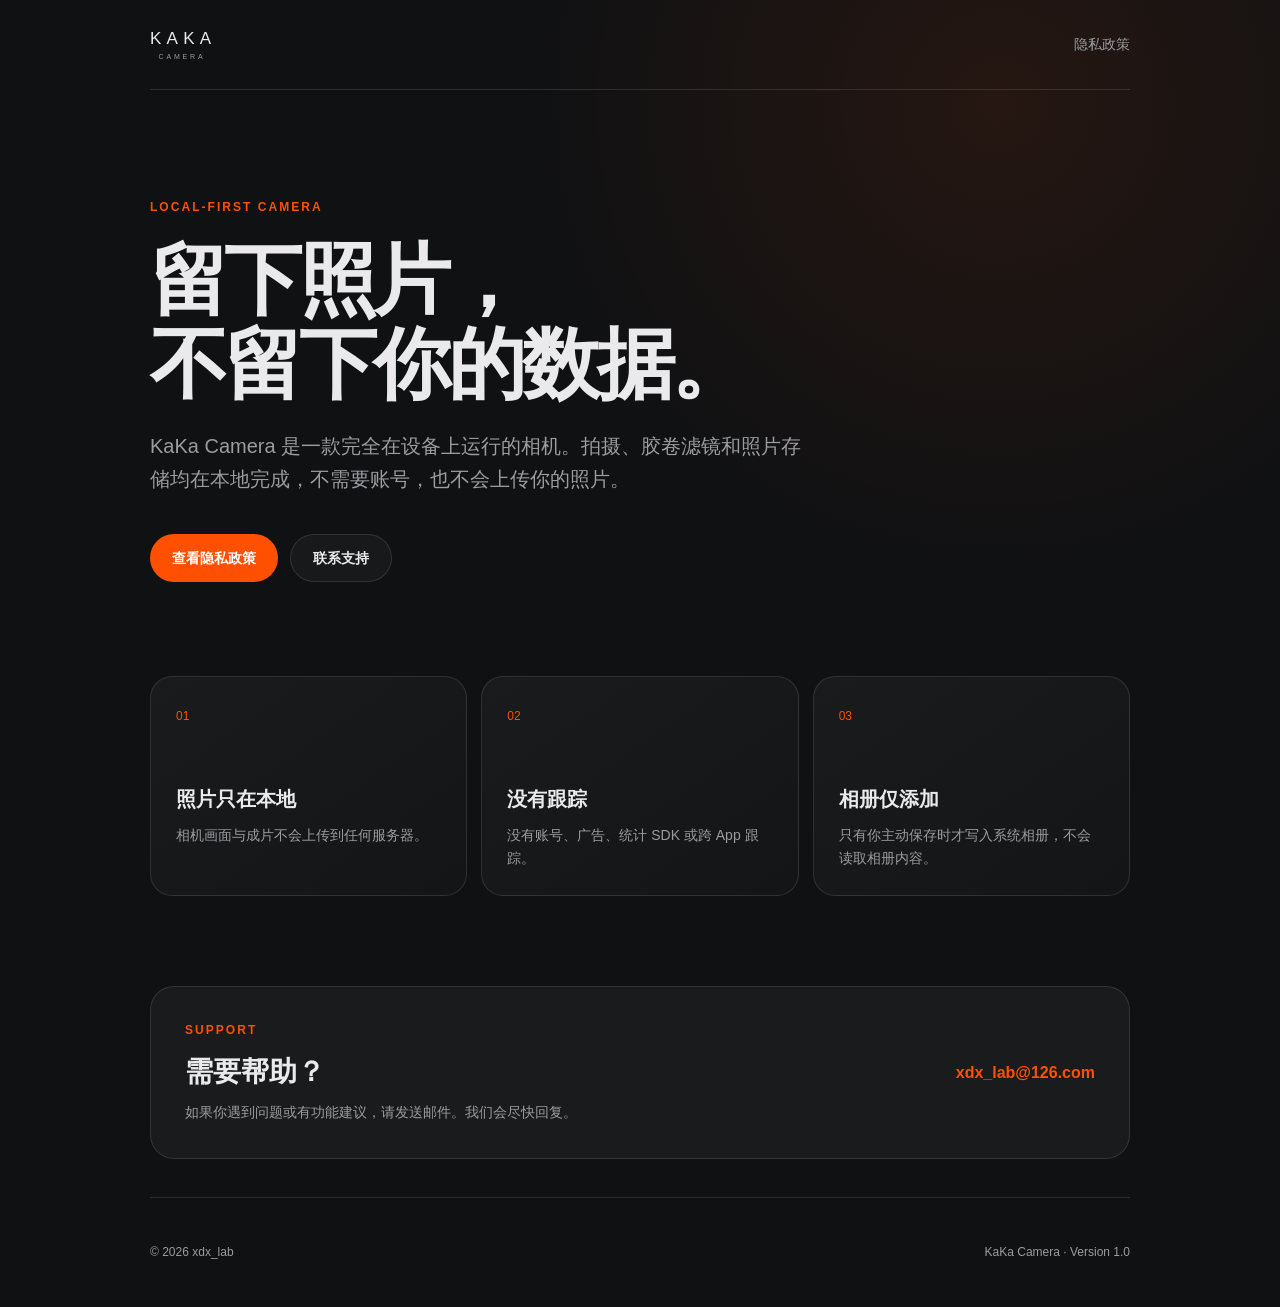
<file: index.html>
<!doctype html>
<html lang="zh-CN">
<head>
  <meta charset="utf-8">
  <meta name="viewport" content="width=device-width, initial-scale=1">
  <meta name="description" content="KaKa Camera 官方支持与隐私政策页面。">
  <meta name="theme-color" content="#1a1b1d">
  <title>KaKa Camera · 支持</title>
  <link rel="stylesheet" href="styles.css">
</head>
<body>
  <main class="shell">
    <nav class="topbar" aria-label="主导航">
      <a class="wordmark" href="./" aria-label="KaKa Camera 首页">
        <span>KAKA</span>
        <small>CAMERA</small>
      </a>
      <a class="nav-link" href="privacy-policy/">隐私政策</a>
    </nav>

    <section class="hero">
      <div class="eyebrow">LOCAL-FIRST CAMERA</div>
      <h1>留下照片，<br>不留下你的数据。</h1>
      <p class="lead">KaKa Camera 是一款完全在设备上运行的相机。拍摄、胶卷滤镜和照片存储均在本地完成，不需要账号，也不会上传你的照片。</p>
      <div class="actions">
        <a class="button primary" href="privacy-policy/">查看隐私政策</a>
        <a class="button secondary" href="mailto:xdx_lab@126.com?subject=KaKa%20Camera%20%E5%8F%8D%E9%A6%88">联系支持</a>
      </div>
    </section>

    <section class="feature-grid" aria-label="隐私摘要">
      <article class="card">
        <span class="number">01</span>
        <h2>照片只在本地</h2>
        <p>相机画面与成片不会上传到任何服务器。</p>
      </article>
      <article class="card">
        <span class="number">02</span>
        <h2>没有跟踪</h2>
        <p>没有账号、广告、统计 SDK 或跨 App 跟踪。</p>
      </article>
      <article class="card">
        <span class="number">03</span>
        <h2>相册仅添加</h2>
        <p>只有你主动保存时才写入系统相册，不会读取相册内容。</p>
      </article>
    </section>

    <section class="support-panel" id="support">
      <div>
        <div class="eyebrow">SUPPORT</div>
        <h2>需要帮助？</h2>
        <p>如果你遇到问题或有功能建议，请发送邮件。我们会尽快回复。</p>
      </div>
      <a class="email-link" href="mailto:xdx_lab@126.com?subject=KaKa%20Camera%20%E5%8F%8D%E9%A6%88">xdx_lab@126.com</a>
    </section>

    <footer>
      <span>© 2026 xdx_lab</span>
      <span>KaKa Camera · Version 1.0</span>
    </footer>
  </main>
</body>
</html>
</file>
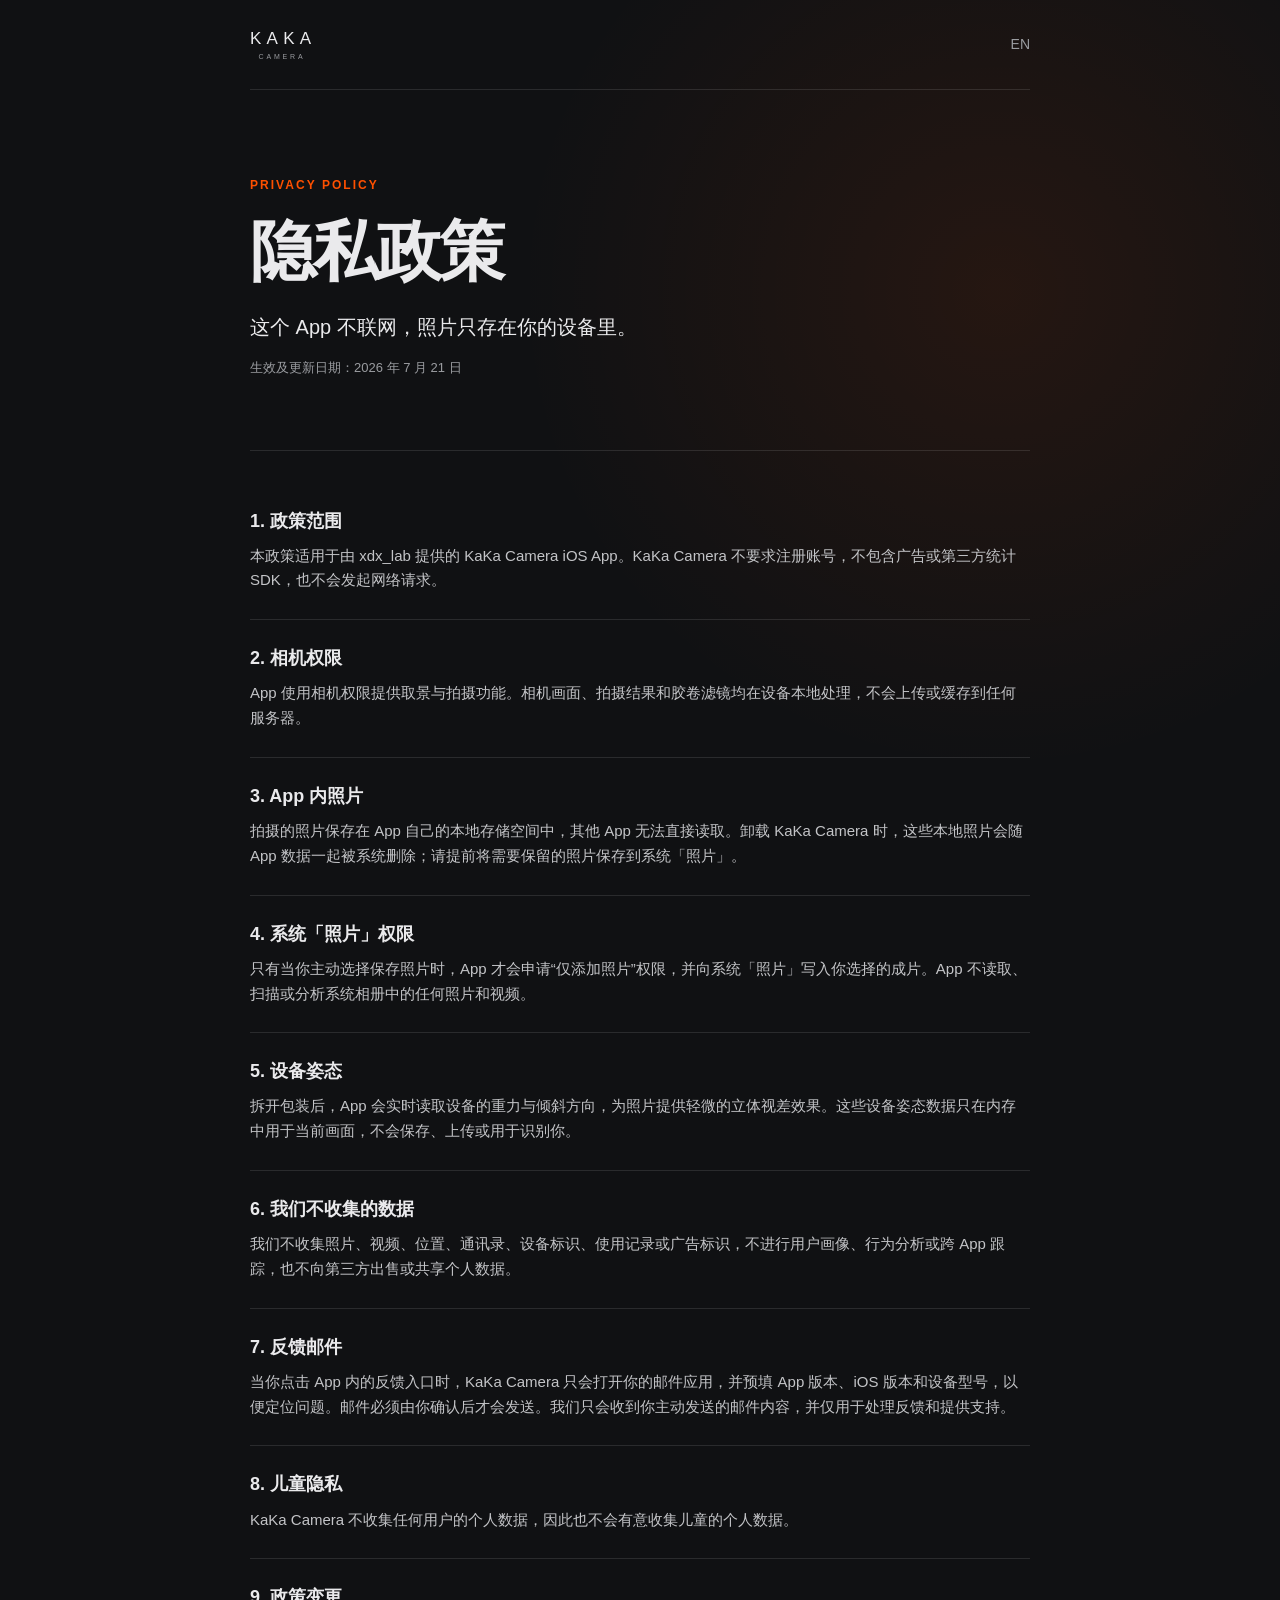
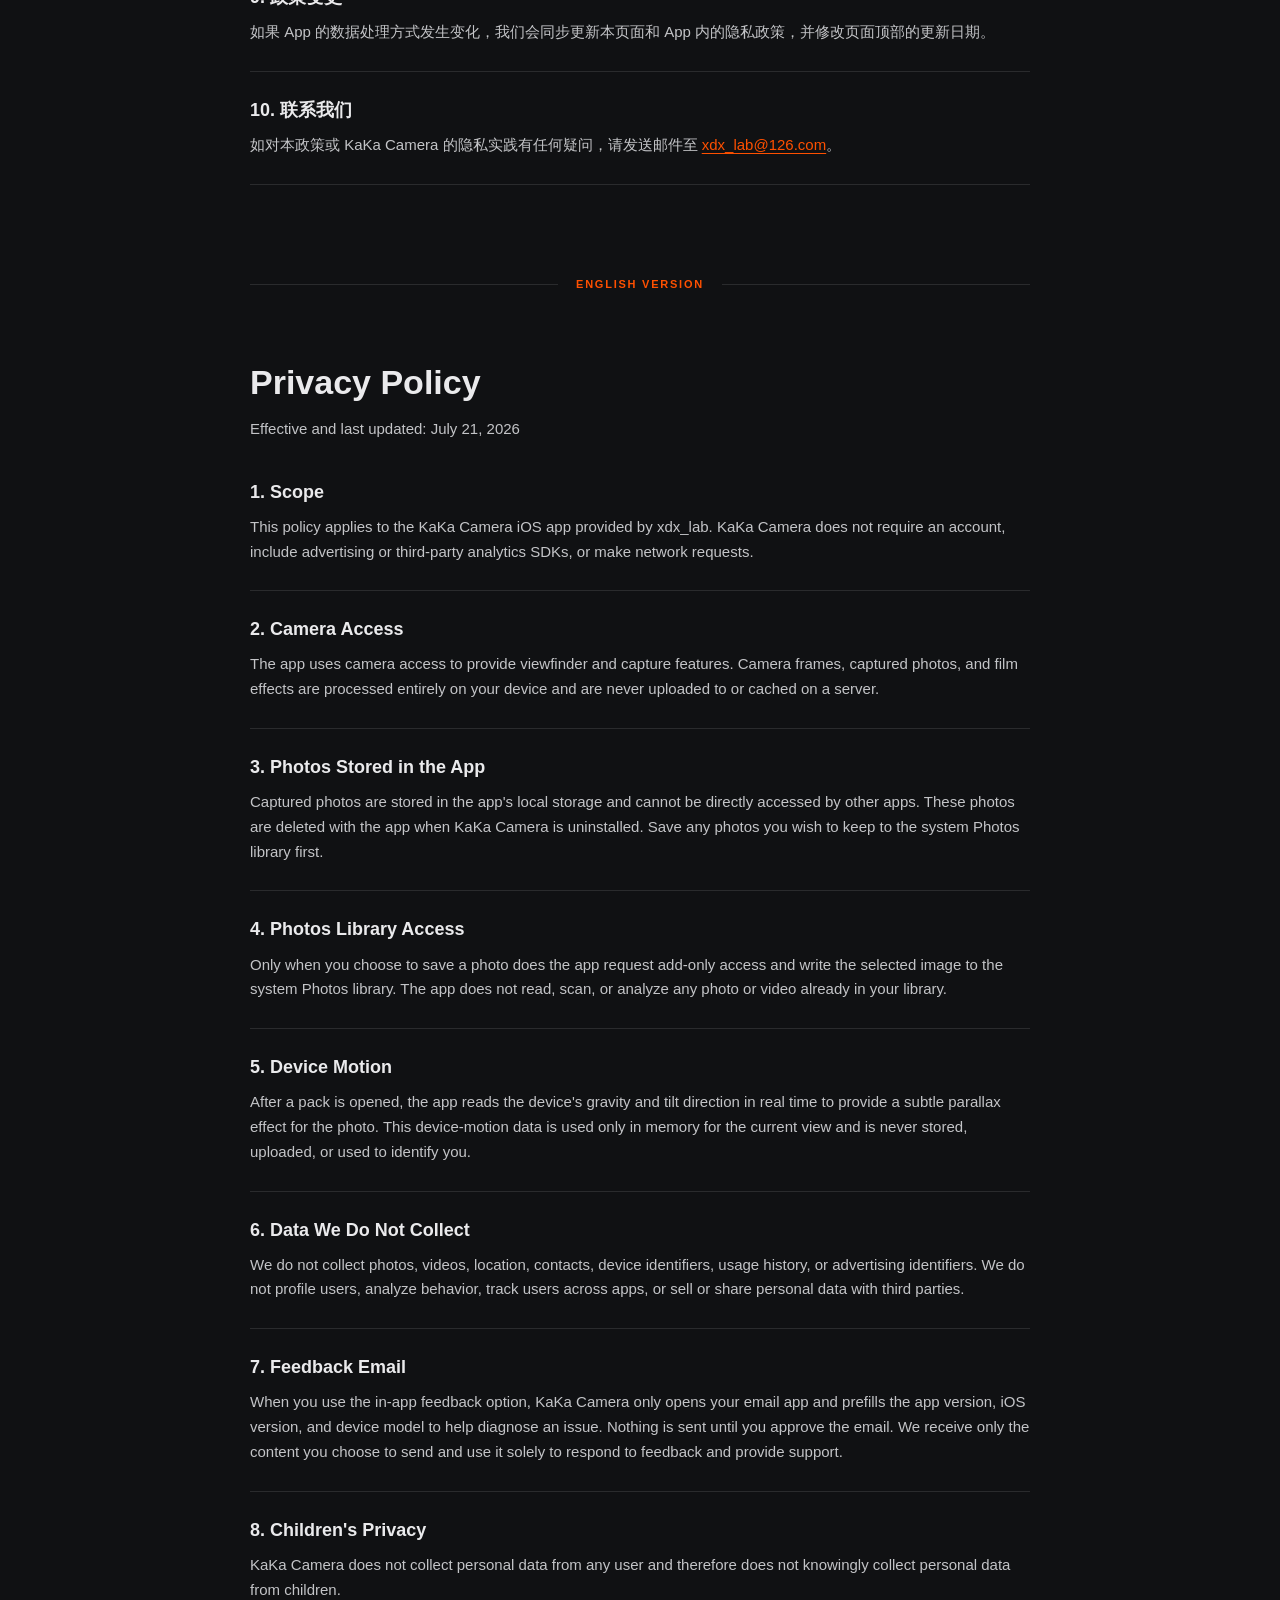
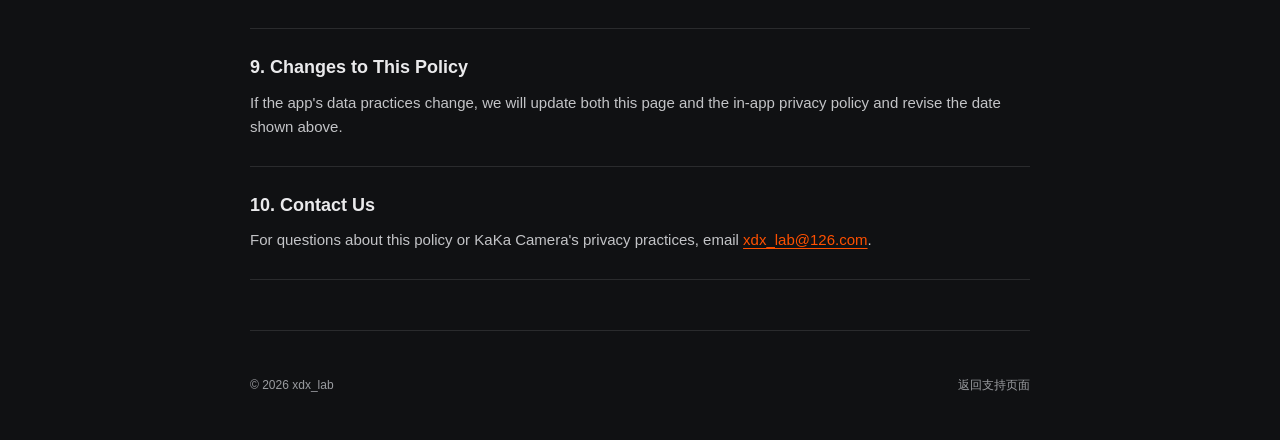
<file: privacy-policy/index.html>
<!doctype html>
<html lang="zh-CN">
<head>
  <meta charset="utf-8">
  <meta name="viewport" content="width=device-width, initial-scale=1">
  <meta name="description" content="KaKa Camera 隐私政策：不联网、不跟踪，照片仅保存在设备本地。">
  <meta name="theme-color" content="#1a1b1d">
  <title>KaKa Camera · 隐私政策</title>
  <link rel="stylesheet" href="../styles.css">
</head>
<body>
  <main class="shell policy-shell">
    <nav class="topbar" aria-label="主导航">
      <a class="wordmark" href="../" aria-label="返回 KaKa Camera 首页">
        <span>KAKA</span>
        <small>CAMERA</small>
      </a>
      <a class="nav-link" href="#english">EN</a>
    </nav>

    <header class="policy-header">
      <div class="eyebrow">PRIVACY POLICY</div>
      <h1>隐私政策</h1>
      <p class="policy-summary">这个 App 不联网，照片只存在你的设备里。</p>
      <p class="updated">生效及更新日期：2026 年 7 月 21 日</p>
    </header>

    <article class="policy-content" aria-labelledby="policy-zh-title">
      <h2 id="policy-zh-title" class="visually-hidden">KaKa Camera 中文隐私政策</h2>

      <section>
        <h2>1. 政策范围</h2>
        <p>本政策适用于由 xdx_lab 提供的 KaKa Camera iOS App。KaKa Camera 不要求注册账号，不包含广告或第三方统计 SDK，也不会发起网络请求。</p>
      </section>

      <section>
        <h2>2. 相机权限</h2>
        <p>App 使用相机权限提供取景与拍摄功能。相机画面、拍摄结果和胶卷滤镜均在设备本地处理，不会上传或缓存到任何服务器。</p>
      </section>

      <section>
        <h2>3. App 内照片</h2>
        <p>拍摄的照片保存在 App 自己的本地存储空间中，其他 App 无法直接读取。卸载 KaKa Camera 时，这些本地照片会随 App 数据一起被系统删除；请提前将需要保留的照片保存到系统「照片」。</p>
      </section>

      <section>
        <h2>4. 系统「照片」权限</h2>
        <p>只有当你主动选择保存照片时，App 才会申请“仅添加照片”权限，并向系统「照片」写入你选择的成片。App 不读取、扫描或分析系统相册中的任何照片和视频。</p>
      </section>

      <section>
        <h2>5. 设备姿态</h2>
        <p>拆开包装后，App 会实时读取设备的重力与倾斜方向，为照片提供轻微的立体视差效果。这些设备姿态数据只在内存中用于当前画面，不会保存、上传或用于识别你。</p>
      </section>

      <section>
        <h2>6. 我们不收集的数据</h2>
        <p>我们不收集照片、视频、位置、通讯录、设备标识、使用记录或广告标识，不进行用户画像、行为分析或跨 App 跟踪，也不向第三方出售或共享个人数据。</p>
      </section>

      <section>
        <h2>7. 反馈邮件</h2>
        <p>当你点击 App 内的反馈入口时，KaKa Camera 只会打开你的邮件应用，并预填 App 版本、iOS 版本和设备型号，以便定位问题。邮件必须由你确认后才会发送。我们只会收到你主动发送的邮件内容，并仅用于处理反馈和提供支持。</p>
      </section>

      <section>
        <h2>8. 儿童隐私</h2>
        <p>KaKa Camera 不收集任何用户的个人数据，因此也不会有意收集儿童的个人数据。</p>
      </section>

      <section>
        <h2>9. 政策变更</h2>
        <p>如果 App 的数据处理方式发生变化，我们会同步更新本页面和 App 内的隐私政策，并修改页面顶部的更新日期。</p>
      </section>

      <section>
        <h2>10. 联系我们</h2>
        <p>如对本政策或 KaKa Camera 的隐私实践有任何疑问，请发送邮件至 <a href="mailto:xdx_lab@126.com?subject=KaKa%20Camera%20%E9%9A%90%E7%A7%81%E9%97%AE%E9%A2%98">xdx_lab@126.com</a>。</p>
      </section>
    </article>

    <div class="language-divider" role="separator"><span>ENGLISH VERSION</span></div>

    <article class="policy-content" id="english" lang="en" aria-labelledby="policy-en-title">
      <header class="english-header">
        <h2 id="policy-en-title">Privacy Policy</h2>
        <p class="updated">Effective and last updated: July 21, 2026</p>
      </header>

      <section>
        <h2>1. Scope</h2>
        <p>This policy applies to the KaKa Camera iOS app provided by xdx_lab. KaKa Camera does not require an account, include advertising or third-party analytics SDKs, or make network requests.</p>
      </section>

      <section>
        <h2>2. Camera Access</h2>
        <p>The app uses camera access to provide viewfinder and capture features. Camera frames, captured photos, and film effects are processed entirely on your device and are never uploaded to or cached on a server.</p>
      </section>

      <section>
        <h2>3. Photos Stored in the App</h2>
        <p>Captured photos are stored in the app's local storage and cannot be directly accessed by other apps. These photos are deleted with the app when KaKa Camera is uninstalled. Save any photos you wish to keep to the system Photos library first.</p>
      </section>

      <section>
        <h2>4. Photos Library Access</h2>
        <p>Only when you choose to save a photo does the app request add-only access and write the selected image to the system Photos library. The app does not read, scan, or analyze any photo or video already in your library.</p>
      </section>

      <section>
        <h2>5. Device Motion</h2>
        <p>After a pack is opened, the app reads the device's gravity and tilt direction in real time to provide a subtle parallax effect for the photo. This device-motion data is used only in memory for the current view and is never stored, uploaded, or used to identify you.</p>
      </section>

      <section>
        <h2>6. Data We Do Not Collect</h2>
        <p>We do not collect photos, videos, location, contacts, device identifiers, usage history, or advertising identifiers. We do not profile users, analyze behavior, track users across apps, or sell or share personal data with third parties.</p>
      </section>

      <section>
        <h2>7. Feedback Email</h2>
        <p>When you use the in-app feedback option, KaKa Camera only opens your email app and prefills the app version, iOS version, and device model to help diagnose an issue. Nothing is sent until you approve the email. We receive only the content you choose to send and use it solely to respond to feedback and provide support.</p>
      </section>

      <section>
        <h2>8. Children's Privacy</h2>
        <p>KaKa Camera does not collect personal data from any user and therefore does not knowingly collect personal data from children.</p>
      </section>

      <section>
        <h2>9. Changes to This Policy</h2>
        <p>If the app's data practices change, we will update both this page and the in-app privacy policy and revise the date shown above.</p>
      </section>

      <section>
        <h2>10. Contact Us</h2>
        <p>For questions about this policy or KaKa Camera's privacy practices, email <a href="mailto:xdx_lab@126.com?subject=KaKa%20Camera%20Privacy">xdx_lab@126.com</a>.</p>
      </section>
    </article>

    <footer>
      <span>© 2026 xdx_lab</span>
      <a href="../">返回支持页面</a>
    </footer>
  </main>
</body>
</html>
</file>
<file: styles.css>
:root {
  color-scheme: dark;
  --background: #101113;
  --surface: #1a1b1d;
  --surface-raised: #202225;
  --text: #eaeaec;
  --muted: #9a9ca0;
  --line: rgba(255, 255, 255, 0.11);
  --accent: #fe5000;
  --accent-soft: rgba(254, 80, 0, 0.12);
  --max-width: 980px;
  font-family: -apple-system, BlinkMacSystemFont, "SF Pro Display", "PingFang SC", "Helvetica Neue", Arial, sans-serif;
}

* {
  box-sizing: border-box;
}

html {
  scroll-behavior: smooth;
}

body {
  margin: 0;
  background:
    radial-gradient(circle at 78% 8%, rgba(254, 80, 0, 0.09), transparent 30rem),
    var(--background);
  color: var(--text);
  line-height: 1.65;
  -webkit-font-smoothing: antialiased;
}

a {
  color: inherit;
}

.shell {
  width: min(calc(100% - 40px), var(--max-width));
  margin: 0 auto;
}

.topbar {
  min-height: 90px;
  display: flex;
  align-items: center;
  justify-content: space-between;
  border-bottom: 1px solid var(--line);
}

.wordmark {
  display: inline-flex;
  flex-direction: column;
  align-items: center;
  text-decoration: none;
  line-height: 1;
}

.wordmark span {
  font-size: 17px;
  font-weight: 500;
  letter-spacing: 0.31em;
  margin-right: -0.31em;
}

.wordmark small {
  margin-top: 6px;
  font-size: 7px;
  letter-spacing: 0.4em;
  margin-right: -0.4em;
  color: var(--muted);
}

.nav-link {
  color: var(--muted);
  text-decoration: none;
  font-size: 14px;
  transition: color 160ms ease;
}

.nav-link:hover,
.nav-link:focus-visible {
  color: var(--text);
}

.hero {
  padding: 108px 0 94px;
  max-width: 780px;
}

.eyebrow {
  color: var(--accent);
  font-size: 12px;
  font-weight: 700;
  letter-spacing: 0.17em;
}

.hero h1,
.policy-header h1 {
  margin: 20px 0 24px;
  font-size: clamp(46px, 8vw, 78px);
  line-height: 1.08;
  letter-spacing: -0.045em;
  font-weight: 610;
}

.lead {
  max-width: 660px;
  margin: 0;
  color: var(--muted);
  font-size: clamp(17px, 2.4vw, 20px);
}

.actions {
  display: flex;
  flex-wrap: wrap;
  gap: 12px;
  margin-top: 38px;
}

.button {
  min-height: 48px;
  display: inline-flex;
  align-items: center;
  justify-content: center;
  padding: 0 22px;
  border-radius: 999px;
  text-decoration: none;
  font-size: 14px;
  font-weight: 600;
  transition: transform 160ms ease, background-color 160ms ease;
}

.button:hover {
  transform: translateY(-1px);
}

.button.primary {
  background: var(--accent);
  color: white;
}

.button.secondary {
  border: 1px solid var(--line);
  background: rgba(255, 255, 255, 0.035);
}

.feature-grid {
  display: grid;
  grid-template-columns: repeat(3, 1fr);
  gap: 14px;
}

.card {
  min-height: 220px;
  padding: 25px;
  border: 1px solid var(--line);
  border-radius: 22px;
  background: linear-gradient(145deg, rgba(255, 255, 255, 0.045), rgba(255, 255, 255, 0.018));
}

.number {
  color: var(--accent);
  font-size: 12px;
  font-variant-numeric: tabular-nums;
}

.card h2 {
  margin: 54px 0 8px;
  font-size: 20px;
}

.card p,
.support-panel p {
  margin: 0;
  color: var(--muted);
  font-size: 14px;
}

.support-panel {
  margin: 90px 0 38px;
  padding: 34px;
  display: flex;
  align-items: center;
  justify-content: space-between;
  gap: 28px;
  border-radius: 24px;
  background: var(--surface);
  border: 1px solid var(--line);
}

.support-panel h2 {
  margin: 8px 0 6px;
  font-size: 28px;
}

.email-link {
  color: var(--accent);
  font-weight: 600;
  text-decoration: none;
  white-space: nowrap;
}

footer {
  min-height: 110px;
  display: flex;
  align-items: center;
  justify-content: space-between;
  gap: 20px;
  border-top: 1px solid var(--line);
  color: var(--muted);
  font-size: 12px;
}

footer a {
  color: var(--muted);
  text-decoration: none;
}

.policy-shell {
  max-width: 780px;
}

.policy-header {
  padding: 86px 0 58px;
  border-bottom: 1px solid var(--line);
}

.policy-header h1 {
  font-size: clamp(44px, 7vw, 66px);
}

.policy-summary {
  margin: 0 0 10px;
  font-size: 20px;
}

.updated {
  color: var(--muted);
  font-size: 13px;
}

.policy-content {
  padding: 32px 0 50px;
}

.policy-content section {
  padding: 26px 0;
  border-bottom: 1px solid var(--line);
}

.policy-content h2 {
  margin: 0 0 10px;
  font-size: 18px;
  line-height: 1.4;
}

.policy-content p {
  margin: 0;
  color: #c3c4c7;
  font-size: 15px;
}

.policy-content a {
  color: var(--accent);
  text-underline-offset: 3px;
}

.language-divider {
  display: flex;
  align-items: center;
  gap: 18px;
  margin-top: 40px;
  color: var(--accent);
  font-size: 11px;
  font-weight: 700;
  letter-spacing: 0.16em;
}

.language-divider::before,
.language-divider::after {
  content: "";
  flex: 1;
  height: 1px;
  background: var(--line);
}

.english-header {
  padding: 34px 0 12px;
}

.english-header h2 {
  font-size: 34px;
}

.visually-hidden {
  position: absolute;
  width: 1px;
  height: 1px;
  padding: 0;
  margin: -1px;
  overflow: hidden;
  clip: rect(0, 0, 0, 0);
  white-space: nowrap;
  border: 0;
}

@media (max-width: 720px) {
  .shell {
    width: min(calc(100% - 28px), var(--max-width));
  }

  .topbar {
    min-height: 76px;
  }

  .hero {
    padding: 76px 0 68px;
  }

  .feature-grid {
    grid-template-columns: 1fr;
  }

  .card {
    min-height: 170px;
  }

  .card h2 {
    margin-top: 32px;
  }

  .support-panel {
    margin-top: 60px;
    padding: 26px;
    align-items: flex-start;
    flex-direction: column;
  }

  .policy-header {
    padding: 66px 0 44px;
  }
}

@media (prefers-reduced-motion: reduce) {
  html {
    scroll-behavior: auto;
  }

  .button,
  .nav-link {
    transition: none;
  }
}
</file>
